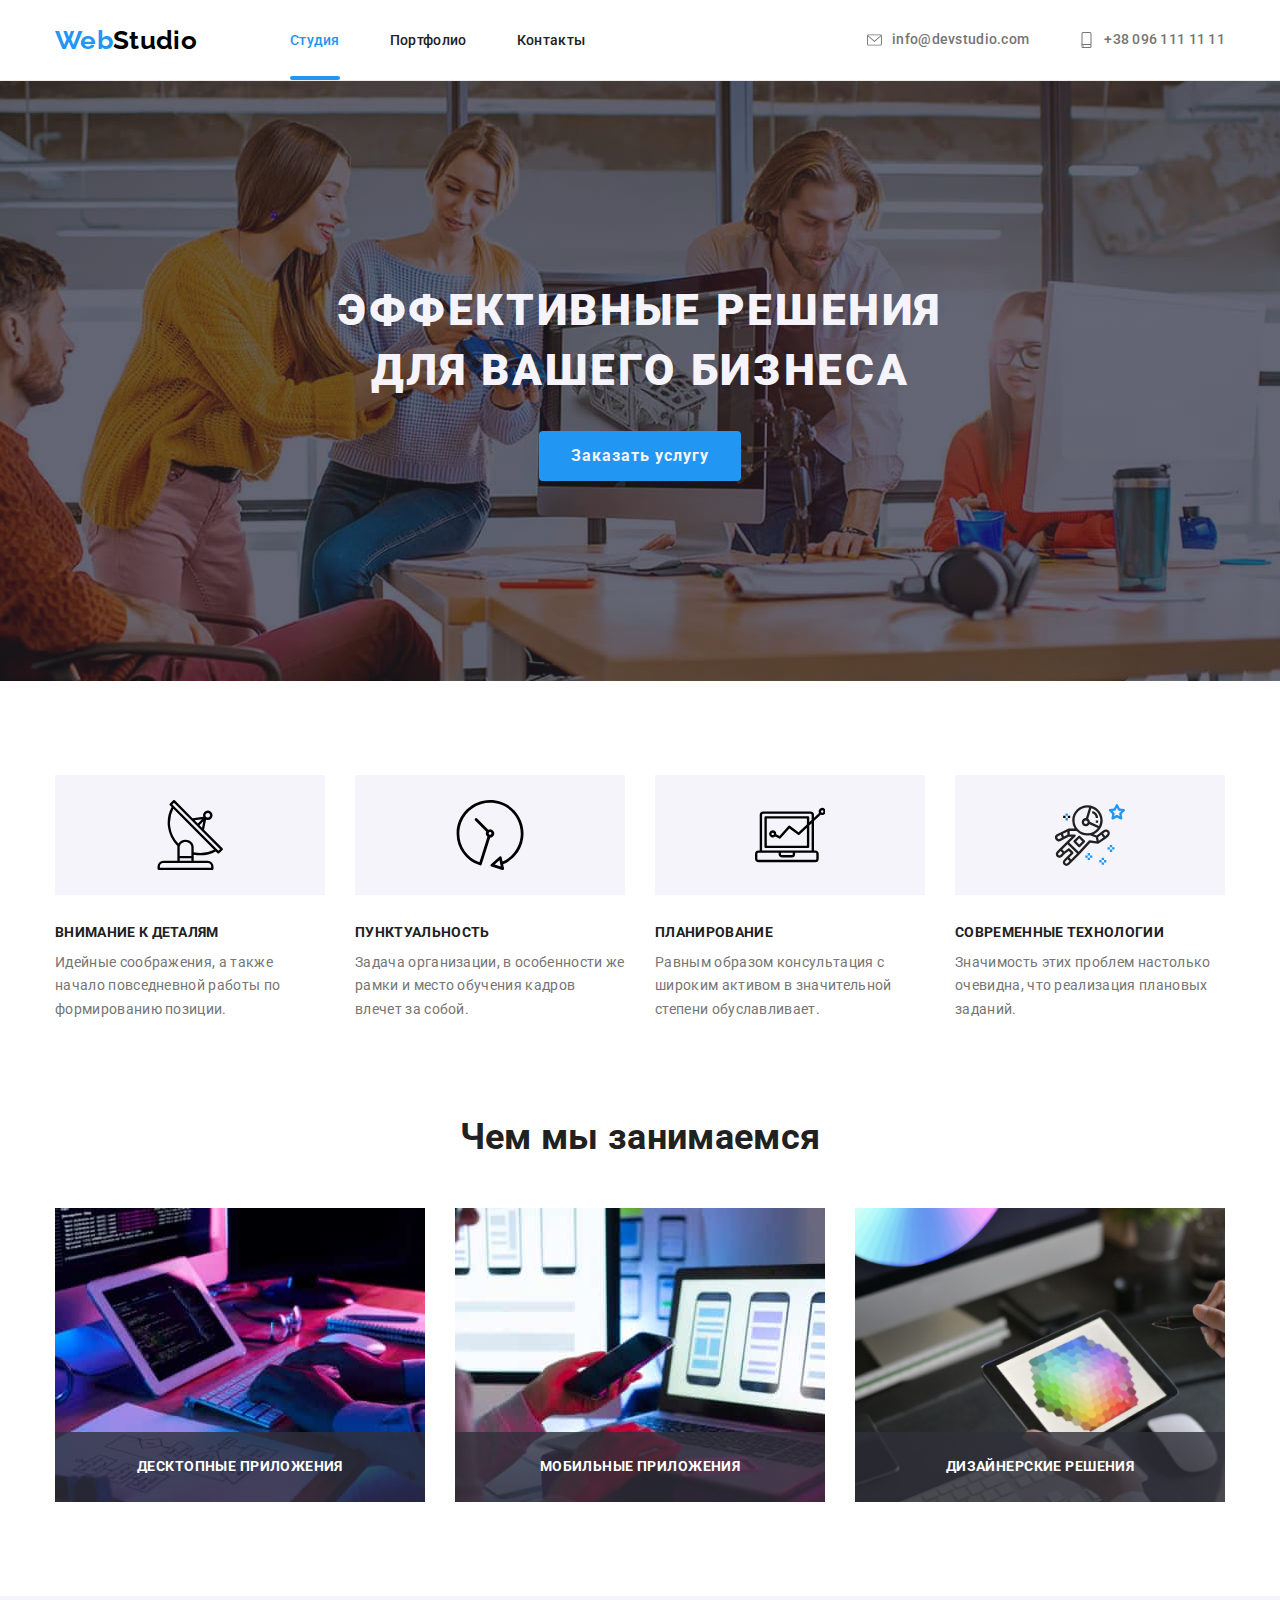
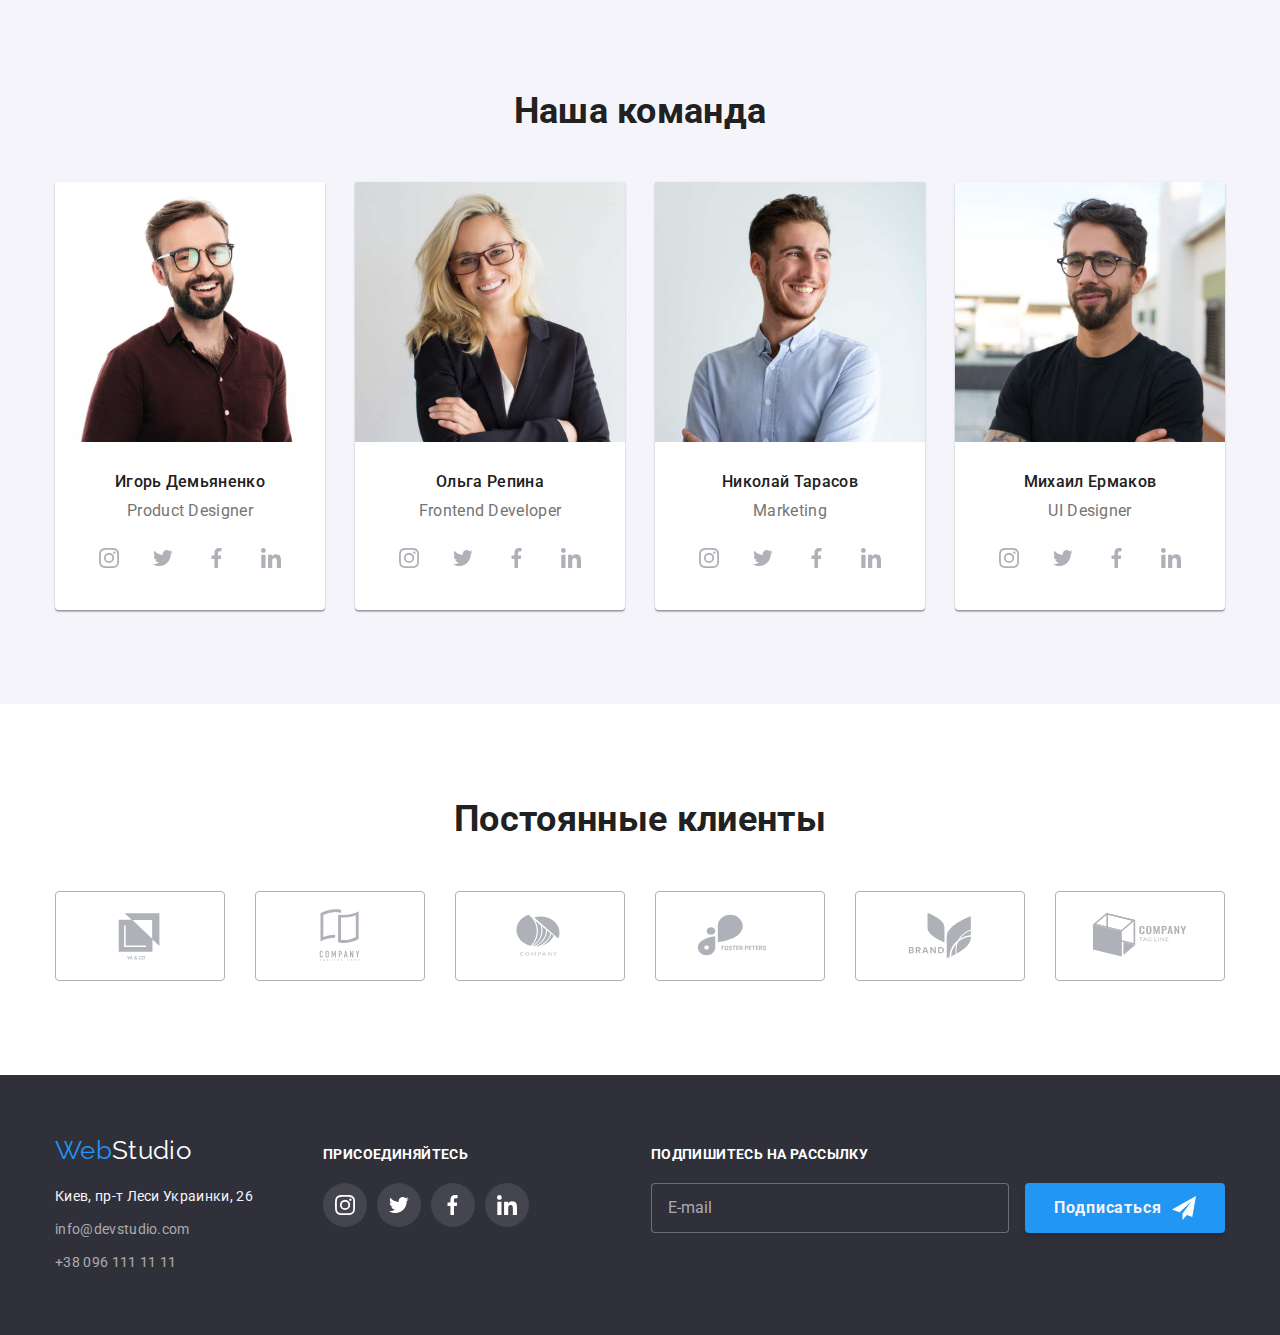
<file: index.html>
<!DOCTYPE html>
<html lang="ru">
<head>
    <meta charset="UTF-8">
    <meta http-equiv="X-UA-Compatible" content="IE=edge">
    <meta name="viewport" content="width=device-width, initial-scale=1.0">
    <title>Студия </title>   
<link rel="preconnect" href="https://fonts.googleapis.com">
<link rel="preconnect" href="https://fonts.gstatic.com" crossorigin>
<link href="https://fonts.googleapis.com/css2?family=Raleway:wght@700&family=Roboto:wght@400;500;700&display=swap"
    rel="stylesheet">
<link rel="stylesheet" href="https://cdnjs.cloudflare.com/ajax/libs/modern-normalize/1.1.0/modern-normalize.min.css">

 <link rel="stylesheet" href="./css/styles.min.css">
</head> 
<body> 
   
   <!--Шапка страницы-->
   
    <header class="header">
        <div class="container nav-flex">
  <nav class="nav"> 
        <a href="./index.html" class="logo">
        <span class="logo__part-logo">Web</span>Studio</a>
      <ul class="site-nav nav-heder">
          <li class="site-nav__list"><a href="./index.html" class="site-nav__link site-nav__link--current">Студия</a></li>    
          <li class="site-nav__list"><a href="./portfolio.html" class="site-nav__link">Портфолио</a></li>
          <li class="site-nav__list"><a href="compendium.html" class="site-nav__link">Контакты </a></li>
      </ul>
    </nav>
        <ul class="text">
    <li class="text__list"><a class="text__link" href="malito:info@devstudio.com">
                <svg class="text__header-icon">
                    <use href="./images/sprite.svg#icon-envelope" width="15" height="16px"></use>
                </svg>
                info@devstudio.com
             </a>
            </li>
            <li class="text__list"><a class="text__link" href="tel+380961111111">
                <svg class="text__header-icon">
                    <use href="./images/sprite.svg#icon-smartphone" width="15px" height="16px"></use>
                </svg>
                +38 096 111 11 11
            </a>
        </li>
        </ul>
    
    </div>
 </header> 
<main> 
            <!--Герой-->

    <section class="hero works">
        <div class="container">
    <h1 class="hero__title">Эффективные решения для вашего бизнеса</h1>
         <button class="hero__button" type="button" data-modal-open>Заказать услугу</button>
    </div>

    </section>
    <!--Задача организации-->
    <section class="section-benefits">
        <!-- <h2 class="">Преимущество</h2> -->
        <div class="container">
        <ul class="list-benefits">
            <li class="list-benefits__aside">
                <div class="pictures-icon">
                <svg class="pictures-icon__icon">
                <use href="./images/sprite.svg#icon-antena" width="70"  height="70"></use>
                </svg> 
                </div>  
                <h3>Внимание к деталям</h3>
                <p>Идейные соображения, а также начало повседневной работы по формированию позиции.</p>
            </li>
            <li class="list-benefits__aside">
                <div class="pictures-icon">
                    <svg class="pictures-icon__icon">
                        <use href="./images/sprite.svg#icon-chasy" width="70" height="70"></use>
                    </svg>
                </div>
                <h3>Пунктуальность</h3>
                <p>Задача организации, в особенности же рамки и место обучения кадров влечет за собой.</p>
            </li>
            <li class="list-benefits__aside">
                <div class="pictures-icon">
                    <svg class="pictures-icon__icon">
                        <use href="./images/sprite.svg#icon-noutbuk" width="70" height="70"></use>
                    </svg>
                </div>
                <h3>Планирование</h3>
                <p>Равным образом консультация с широким активом в значительной степени обуславливает.</p>
            </li>
            <li class="list-benefits__aside">
                <div class="pictures-icon">
                    <svg class="pictures-icon__icon">
                        <use href="./images/sprite.svg#icon-astronaut" width="70" height="70"></use>
                    </svg>
                </div>
                <h3>Современные технологии</h3>
                <p>Значимость этих проблем настолько очевидна, что реализация плановых заданий.</p>
               
            </li>
        </ul>
        </div>
    </section>
    <!--Чем мы занимаемся-->
    <section class="section-lessons">
        <div class="container">
        <h2 class="section-title indet-title">Чем мы занимаемся</h2>
        <ul class="list-activities">
             <li class="list-activities__item">
              <img src="./images/photo.jpg" width="370" height="294" alt=Програмирование >
               <p class="list-activities__text">Десктопные приложения</p>
            </li>
           <li class="list-activities__item">
             <img src="./images/photo1.jpg" width="370" height="294" alt=Оформление>
                <p class="list-activities__text">Мобильные приложения</p>
           </li>
           <li class="list-activities__item">
            <img src="./images/photo2).jpg" width="370" height="294" alt=Установка>
                <p class="list-activities__text">Дизайнерские решения</p>
            </li> 
        </ul>
        </div>
    </section>
    <!--Наша команда-->
    <section class="our-team">
     <div class="container">
        <h2 class="section-title indet-title" >Наша команда</h2>
        <ul class="list-command">
    <li class="list-command__list">
        <img src="./images/img3.jpg" width="270" height="260" alt="Игорь Демьяненко"/>
         <div class="list-staff">
        <h3  class="list-staff__name">Игорь Демьяненко</h3>
        <p>Product Designer</p>
        <ul class="list-media">
         <li class="list-media__list">
         <a class="list-media__link" href="">
         <svg class="list-media__icon">
          <use href="./images/sprite.svg#icon-instagram1" width="20px" height="20px"></use>
         </svg>
         </a>
        </li>
        <li class="list-media__list">
            <a class="list-media__link" href="">
              <svg class="list-media__icon">
            <use href="./images/sprite.svg#icon-tviter2" width="20px" height="20px"></use>
          </svg>
            </a>
            </li>
            <li class="list-media__list">
          <a class="list-media__link" href="">
            <svg class="list-media__icon">
             <use href="./images/sprite.svg#icon-facebook3" width="20px" height="20px"></use>
            </svg>
             </a>
            </li>
            <li class="list-media__list">
             <a class="list-media__link" href="">
             <svg class="list-media__icon">
             <use href="./images/sprite.svg#icon-linkedin4" width="20px" height="20px"></use>
            </svg>
            </a>
            </li>
        </ul>
         </div>  
    </li>
    <li class="list-command__list">
        <img src="./images/img4.jpg" width="270" height="260" alt="Ольга Репина"/>
        <div class="list-staff">
        <h3 class="list-staff__name">Ольга Репина</h3>
         <p>Frontend Developer</p>
         <ul class="list-media">
        <li class="list-media__list">
        <a class="list-media__link" href="">
        <svg class="list-media__icon">
        <use href="./images/sprite.svg#icon-instagram1" width="20px" height="20px"></use>
        </svg>
        </a>
        </li>
        <li class="list-media__list">
            <a class="list-media__link" href="">
            <svg class="list-media__icon">
        <use href="./images/sprite.svg#icon-tviter2" width="20px" height="20px"></use>
         </svg>
            </a>
        </li>
        <li class="list-media__list">
            <a class="list-media__link" href="">
            <svg class="list-media__icon">
        <use href="./images/sprite.svg#icon-facebook3" width="20px" height="20px"></use>
         </svg>
        </a>
        </li>
        <li class="list-media__list">
            <a class="list-media__link" href="">
            <svg class="list-media__icon">
         <use href="./images/sprite.svg#icon-linkedin4" width="20px" height="20px"></use>
         </svg>
        </a>
        </li>
        </ul>
        </div>
    </li>
     <li class="list-command__list">
         <img src="./images/img5.jpg" width="270" height="260" alt="Николай Тарасов"/> 
        <div class="list-staff">
        <h3 class="list-staff__name">Николай Тарасов</h3>
         <p>Marketing</p>
         <ul class="list-media">
            <li class="list-media__list">
            <a class="list-media__link" href="">
            <svg class="list-media__icon">
             <use href="./images/sprite.svg#icon-instagram1" width="20px" height="20px"></use>
        </svg>
            </a>
         </li>
         <li class="list-media__list">
            <a class="list-media__link" href="">
            <svg class="list-media__icon">
        <use href="./images/sprite.svg#icon-tviter2" width="20px" height="20px"></use>
        </svg>
         </a>
         </li>
         <li class="list-media__list">
            <a class="list-media__link" href="">
            <svg class="list-media__icon">
         <use href="./images/sprite.svg#icon-facebook3" width="20px" height="20px"></use>
         </svg>
         </a>
      </li>
      <li class="list-media__list">
        <a class="list-media__link" href="">
        <svg class="list-media__icon">
        <use href="./images/sprite.svg#icon-linkedin4" width="20px" height="20px"></use>
         </svg>
        </a>
       </li>
     </ul>
     </div>
    </li>
    <li class="list-command__list">
        <img src="./images/img6.jpg" width="270" height="260" alt="Михаил Ермаков"/>
    <div class="list-staff">
    <h3 class="list-staff__name">Михаил Ермаков</h3>
     <p>UI Designer</p>
     <ul class="list-media">
        <li class="list-media__list">
        <a class="list-media__link" href="">
        <svg class="list-media__icon">
    <use href="./images/sprite.svg#icon-instagram1" width="20px" height="20px"></use>
     </svg>
     </a>
    </li>
    <li class="list-media__list">
        <a class="list-media__link" href="">
        <svg class="list-media__icon">
    <use href="./images/sprite.svg#icon-tviter2" width="20px" height="20px"></use>
    </svg>
    </a>
     </li>
     <li class="list-media__list">
        <a class="list-media__link" href="">
        <svg class="list-media__icon">
     <use href="./images/sprite.svg#icon-facebook3" width="20px" height="20px"></use>
      </svg>
     </a>
      </li>
      <li class="list-media__list">
        <a class="list-media__link" href="">
        <svg class="list-media__icon">
    <use href="./images/sprite.svg#icon-linkedin4" width="20px" height="20px"></use>
    </svg>
     </a>
    </li>
    </ul>
     </div>
    </li> 
    </ul>  
  </div>
    </section>
    <section class="section-clients">
    <div class="container">
        <h2 class="clients-constant ">Постоянные клиенты</h2>
         <ul class="clients list">
            <li class="clients__list">
             <a class="clients__link" href="">
            <svg class="clients__icon">
            <use href="./images/sprite.svg#icon-yaco1" width="106" height="60"></use>
            </svg>
            </a>
             </li>
             <li class="clients__list">
                <a class="clients__link" href="">
               <svg class="clients__icon">
            <use href="./images/sprite.svg#icon-naglinehere2" width="106" height="60"></use>
           </svg>
             </a>
            </li>
            <li class="clients__list">
                <a class="clients__link" href="">
               <svg class="clients__icon">
            <use href="./images/sprite.svg#icon-company3" width="106" height="60"></use>
            </svg>
            </a>
            </li>
            <li class="clients__list">
                <a class="clients__link" href="">
               <svg class="clients__icon">
            <use href="./images/sprite.svg#icon-fosterpeters4" width="106" height="60"></use>
            </svg>
            </a>
            </li>
            <li class="clients__list">
                <a class="clients__link" href="">
               <svg class="clients__icon">
             <use href="./images/sprite.svg#icon-brand5" width="106" height="60"></use>
            </svg>
            </a>
            </li>
            <li class="clients__list">
                <a class="clients__link" href="">
               <svg class="clients__icon">
            <use href="./images/sprite.svg#icon-tagline6" width="106" height="60"></use>
            </svg>
            </a>
            </li>
         </ul>
        </div>
    </section>
   <!--Подвал-->
    <footer class="section-footer">
    <div class="container">
        <div class="footer-link">
        <a href="./index.html" class="footer-logo">
    <span class="part-logo">Web</span>Studio</a>
      <address class="active works">
    <ul class="active__address">
     <li>  Киев, пр-т Леси Украинки, 26</li>
     </ul>
    <ul class="link-list">
     <li><a class="link-list__link" href="malito:info@devstudio.com">info@devstudio.com</a></li>
    <li><a class="link-list__link" href="tel+380961111111">+38 096 111 11 11</a></li>
   </ul>
    </address>
</div>
    <div class="footer">
    <p class="join-footer">присоединяйтесь</p>
    <ul class="foorer-contacts footer-text">
    <li class="foorer-contacts__list">
    <a class="foorer-contacts__link" href="">
    <svg class="foorer-contacts__icon">
        <use href="./images/sprite.svg#icon-instagram1" width="20px" height="20px"></use>
    </svg>
    </a>
  </li>
  <li class="foorer-contacts__list">
    <a class="foorer-contacts__link" href="">
    <svg class="foorer-contacts__icon">
  <use href="./images/sprite.svg#icon-tviter2" width="20px" height="20px"></use>
 </svg>
 </a>
</li>
<li class="foorer-contacts__list">
    <a class="foorer-contacts__link" href="">
    <svg class="foorer-contacts__icon">
<use href="./images/sprite.svg#icon-facebook3" width="20px" height="20px"></use>
</svg>
</a>
</li>
<li class="foorer-contacts__list">
    <a class="foorer-contacts__link" href="">
    <svg class="foorer-contacts__icon">
 <use href="./images/sprite.svg#icon-linkedin4" width="20px" height="20px"></use>
</svg>
 </a>
</li>
    </ul>
</div>
<div class="footer-mailing">
    <p class="title-mailing">Подпишитесь на рассылку</p>
    <form class="footer-mailing__form">
    <label class="footer-mailing__leibel" for="contact-email"></label>
    <input class="footer-mailing__input" id="contact-email" placeholder="E-mail" type="email">
    <button class="footer-mailing__button" type="button">Подписаться</button> 
    </form>
</div>
</div>
    </footer>
   </main>
   <div class="hero-backdrop is-hidden" data-modal>
    <div class="hero-modal">
    <button type="button" class="close-button" data-modal-close>
    <svg class="modal-icon">
        <use href="./images/sprite.svg#icon-close-black11"></use>
   </svg>
</button>

 <form class="form" action="#" autocomplete="off" novalidate>
      <span class="form-title">Оставьте свои данные, мы вам перезвоним</span>
     <div class="form__class-position list-top">
     <label class="form__class-label" for="name" > Имя</label>
     <input class="form__class-input current" id="name" type="text">
    <svg class="form__icon" >
    <use href="./images/sprite.svg#icon-person-black-18dp-1-1" width="18px" height="18px"></use>
    </svg>
</div>
<div class="form__class-position">
    <label class="form__class-label" for="contact-tel">Телефон</label>
    <input class="form__class-input" id="contact-tel" type="tel">
    <svg class="form__icon">
        <use href="./images/sprite.svg#icon-phone-black-18dp-1-1" width="18px" height="18px"></use>
    </svg>
</div>
<div class="form__class-position">
    <label class="form__class-label" for="contact-email">Почта</label>
    <input class="form__class-input" id="contact-email" type="email">
    <svg class="form__icon">
        <use href="./images/sprite.svg#icon-email-black-18dp-1-1" width="18px" height="18px"></use>
    </svg>
</div>
<div class="form__class-position">
 <label class="comment__label" for="comment">Комментарий</label>
<textarea class="form__class-input form__class-comment" name="comment" id="comment" placeholder="Введите текст"></textarea>
</div>
<div class="class-checkbox">
<label class="form-checkbox" for="form-checkbox">
<input class="input-checkbox" id="form-checkbox" type="checkbox">
<span class="checkbox-icon"></span>
Соглашаюсь с рассылкой и принимаю <a class="form-link" href=""> Условия договора</a>

</label>
</div>
<button class="button-modal" type="button">Отправить</button>
</form>
    </div>
   </div>
   <script src="./js/modal.js"></script>
  </body>
 </html>
</file>
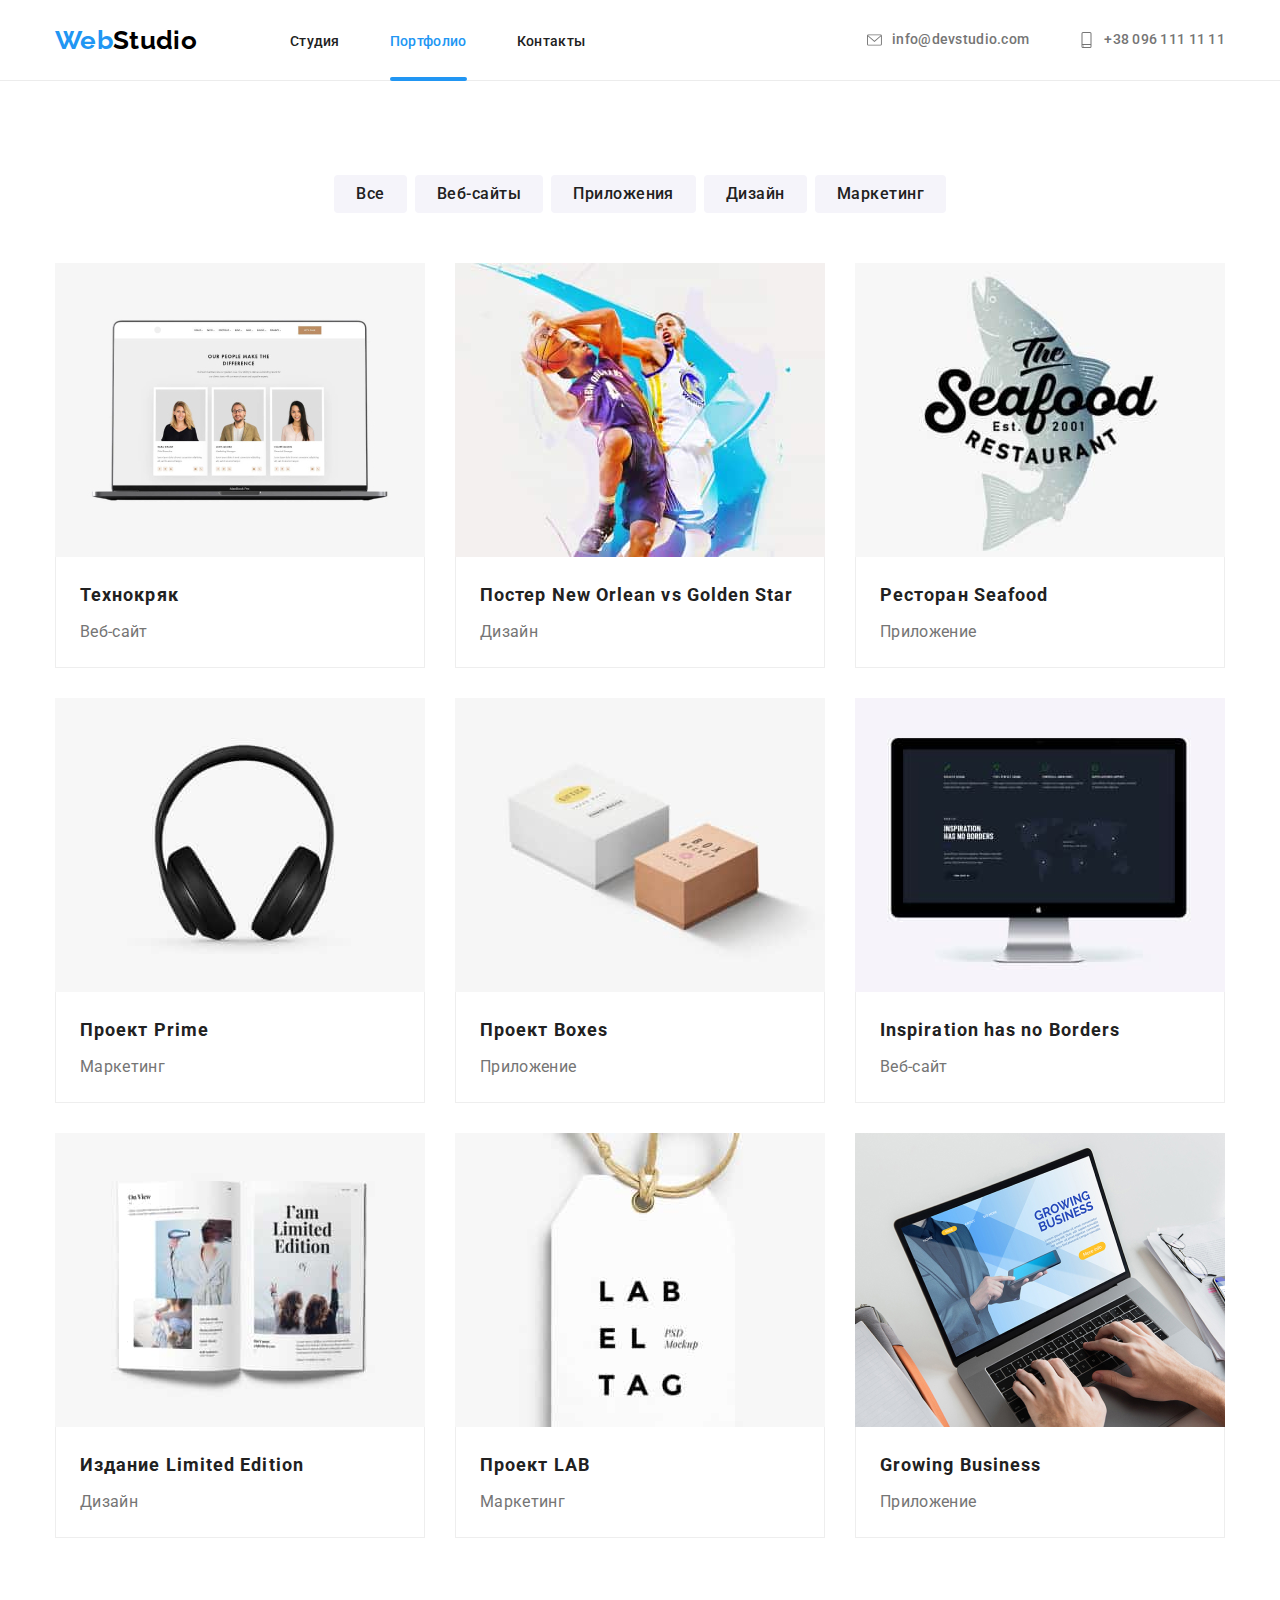
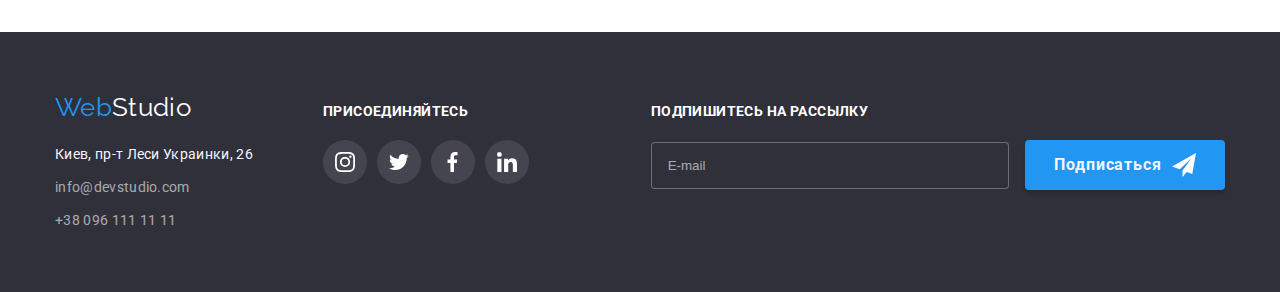
<file: portfolio.html>
<!DOCTYPE html>
<html lang="ru">
<head>
    <meta charset="UTF-8">
    <meta http-equiv="X-UA-Compatible" content="IE=edge">
    <meta name="viewport" content="width=device-width, initial-scale=1.0">
    <title>Портфолио</title>

    <link rel="preconnect" href="https://fonts.googleapis.com">
    <link rel="preconnect" href="https://fonts.gstatic.com" crossorigin>
    <link href="https://fonts.googleapis.com/css2?family=Raleway:wght@700&family=Roboto:wght@400;500;700&display=swap"
        rel="stylesheet">

    <link rel="stylesheet" href="./css/styles.min.css">
  </head> 
  <body>
    <header class="header">
      <div class="container nav-flex">
<nav class="nav"> 
      <a href="./index.html" class="logo">
      <span class="logo__part-logo">Web</span>Studio</a>
    <ul class="site-nav nav-heder">
        <li class="site-nav__list"><a href="./index.html" class="site-nav__link ">Студия</a></li>    
        <li class="site-nav__list"><a href="./portfolio.html" class="site-nav__link site-nav__link--current">Портфолио</a></li>
        <li class="site-nav__list"><a href="compendium.html" class="site-nav__link">Контакты </a></li>
    </ul>
  </nav>
      <ul class="text">
  <li class="text__list"><a class="text__link" href="malito:info@devstudio.com">
              <svg class="text__header-icon">
                  <use href="./images/sprite.svg#icon-envelope" width="15" height="16px"></use>
              </svg>
              info@devstudio.com
           </a>
          </li>
          <li class="text__list"><a class="text__link" href="tel+380961111111">
              <svg class="text__header-icon">
                  <use href="./images/sprite.svg#icon-smartphone" width="15px" height="16px"></use>
              </svg>
              +38 096 111 11 11
          </a>
      </li>
      </ul>
  
  </div>
</header> 
  <main>
<section class="title-text">
    <div class="container">
       
     <ul class="text-list list">
        <li class="text-list__btn"><button type="button" class="blockquote-button">Все</button></li>
        <li class="text-list__btn"><button type="button" class="blockquote-button">Веб-сайты</button></li>
        <li class="text-list__btn"><button type="button" class="blockquote-button">Приложения</button></li>
        <li class="text-list__btn"><button type="button" class="blockquote-button">Дизайн</button></li>
        <li class="text-list__btn"><button type="button" class="blockquote-button">Маркетинг</button></li>
     </ul>
    <!-- список -->
   
        <ul class="projects list projects-portfolio">
         <li class="projects__list">
          <div class="projects__backdrop">
          <a class="projects__link" href="./index.html">
           
          <img src="./images/photo11.jpg" width="370" height="294" alt="Сотрудники"/>
          <div class="projects__modal">
          <p class="projects__text">Ресурс предлагает комплексные предложения с разным уровнем функционала и сервисов. Все это позволит посетителю получить
          исчерпывающие сведения о компании или частном лице.</p>
          </div>
          </div>
        <div class="projects__main">
          <h2 class="projects__headline">Технокряк</h2>

         <p class="projects__title">Веб-сайт</p>

        </a>
        </div>
          
         </li>
         <li class="projects__list">
          <div class="projects__backdrop">
          <a class="projects__link" href="./index.html">
            
         <img src="./images/photo22.jpg " alt="Постер" width="370" height="294"/>
         <div class="projects__modal">
          <p class="projects__text">Ресурс предлагает комплексные предложения с разным уровнем функционала и сервисов. Все это позволит посетителю получить
          исчерпывающие сведения о компании или частном лице.</p>
          </div>
        </div>
        <div class="projects__main">
         <h2 class="projects__headline">Постер New Orlean vs Golden Star</h2>
        <p class="projects__title">Дизайн</p>
        </a>
        </div>
         
        </li>
        <li class="projects__list">
          <div class="projects__backdrop">
          <a class="projects__link" href="./index.html">
           
         <img src="./images/photo33.jpg" width="370" height="294" alt="Ресторан">
         <div class="projects__modal">
          <p class="projects__text">Ресурс предлагает комплексные предложения с разным уровнем функционала и сервисов. Все это позволит посетителю получить
          исчерпывающие сведения о компании или частном лице.</p>
          </div>
        </div>
        <div class="projects__main">
        <h2 class="projects__headline">Ресторан Seafood</h2>
        <p class="projects__title">Приложение</p>
        </a>
        </div>
        
     </li>
     <li class="projects__list">
      <div class="projects__backdrop">
      <a class="projects__link" href="./index.html">
           
         <img src="./images/photo44.jpg" width="370" height="294" alt="Наушники">
         <div class="projects__modal">
          <p class="projects__text">Ресурс предлагает комплексные предложения с разным уровнем функционала и сервисов. Все это позволит посетителю получить
          исчерпывающие сведения о компании или частном лице.</p>
          </div>
          </div>
        <div class="projects__main">
        <h2 class="projects__headline">Проект Prime</h2>
         <p class="projects__title">Маркетинг</p>
        </a>
        </div>
          
     </li>
     <li class="projects__list">
      <div class="projects__backdrop">
      <a class="projects__link" href="./index.html">
        <img c src="./images/photo55.jpg" width="370" height="294" alt="Коробки">
        <div class="projects__modal">
          <p class="projects__text">Ресурс предлагает комплексные предложения с разным уровнем функционала и сервисов. Все это позволит посетителю получить
          исчерпывающие сведения о компании или частном лице.</p>
          </div>
          </div>
        <div class="projects__main">
        <h2 class="projects__headline">Проект Boxes</h2>
        <p class="projects__title">Приложение</p>
        </a>
        </div>
       
     </li>
     <li class="projects__list">
      <div class="projects__backdrop">
      <a class="projects__link" href="./index.html">
            
          <img src="./images/photo66.jpg" width="370" height="294" alt="Монитор">
          <div class="projects__modal">
            <p class="projects__text">Ресурс предлагает комплексные предложения с разным уровнем функционала и сервисов. Все это позволит посетителю получить
            исчерпывающие сведения о компании или частном лице.</p>
            </div>
          </div>
        <div class="projects__main">
          <h2 class="projects__headline">Inspiration has no Borders</h2>
          <p class="projects__title">Веб-сайт</p>
          </a>
        </div>
          
     </li>
     <li class="projects__list">
      <div class="projects__backdrop">
      <a class="projects__link" href="./index.html">
        <img src="./images/photo77.jpg"  width="370" height="294" alt="Журнал">
        <div class="projects__modal">
          <p class="projects__text">Ресурс предлагает комплексные предложения с разным уровнем функционала и сервисов. Все это позволит посетителю получить
          исчерпывающие сведения о компании или частном лице.</p>
          </div>
          </div>
        <div class="projects__main">
        <h2 class="projects__headline">Издание Limited Edition</h2>
         <p class="projects__title">Дизайн</p>
          </a>
        </div>
        
       </li>
       <li class="projects__list">
        <div class="projects__backdrop">
        <a class="projects__link" href="./index.html">
          
        <img src="./images/photo88.jpg" width="370" height="294" alt="Брелок">
        <div class="projects__modal">
          <p class="projects__text">Ресурс предлагает комплексные предложения с разным уровнем функционала и сервисов. Все это позволит посетителю получить
          исчерпывающие сведения о компании или частном лице.</p>
          </div>
          </div>
        <div class="projects__main">
        <h2 class="projects__headline">Проект LAB</h2>
           <p class="projects__title">Маркетинг</p>
          </a>
        </div>
        
     </li>
     <li class="projects__list">
      <div class="projects__backdrop">
      <a class="projects__link" href="./index.html">
           
         <img src="./images/photo99.jpg" width="370" height="294" alt="Ноутбук">
         <div class="projects__modal">
          <p class="projects__text">Ресурс предлагает комплексные предложения с разным уровнем функционала и сервисов. Все это позволит посетителю получить
          исчерпывающие сведения о компании или частном лице.</p>
          </div>
          </div>
        <div class="projects__main">
         <h2 class="projects__headline">Growing Business</h2>
         <p class="projects__title">Приложение</p>
        </a>
        </div>
          
        </li>
       </ul>
    </div>
        </section>
    </main>
    <!--Подвал-->
    <footer class="section-footer">
      <div class="container">
        <div class="footer-link">
          <a href="./index.html" class="footer-logo">
      <span class="part-logo">Web</span>Studio</a>
        <address class="active works">
      <ul class="active__address">
       <li>  Киев, пр-т Леси Украинки, 26</li>
       </ul>
      <ul class="link-list">
       <li><a class="link-list__link" href="malito:info@devstudio.com">info@devstudio.com</a></li>
      <li><a class="link-list__link" href="tel+380961111111">+38 096 111 11 11</a></li>
     </ul>
      </address>
  </div>
<div class="footer">
  <p class="join-footer">присоединяйтесь</p>
  <ul class="foorer-contacts footer-text">
  <li class="foorer-contacts__list">
  <a class="foorer-contacts__link" href="">
  <svg class="foorer-contacts__icon">
      <use href="./images/sprite.svg#icon-instagram1" width="20px" height="20px"></use>
  </svg>
  </a>
</li>
<li class="foorer-contacts__list">
  <a class="foorer-contacts__link" href="">
  <svg class="foorer-contacts__icon">
<use href="./images/sprite.svg#icon-tviter2" width="20px" height="20px"></use>
</svg>
</a>
</li>
<li class="foorer-contacts__list">
  <a class="foorer-contacts__link" href="">
  <svg class="foorer-contacts__icon">
<use href="./images/sprite.svg#icon-facebook3" width="20px" height="20px"></use>
</svg>
</a>
</li>
<li class="foorer-contacts__list">
  <a class="foorer-contacts__link" href="">
  <svg class="foorer-contacts__icon">
<use href="./images/sprite.svg#icon-linkedin4" width="20px" height="20px"></use>
</svg>
</a>
</li>
  </ul>
</div>
<div class="footer-mailing">
  <p class="title-mailing">Подпишитесь на рассылку</p>
  <form class="footer-mailing__form">
  <label class="footer-mailing__leibel" for="contact-email"></label>
  <input class="footer-mailing__input" id="contact-email" placeholder="E-mail" type="email">
  <button class="footer-mailing__button" type="button">Подписаться</button> 
  </form>
</div>
</div>
    </footer>
  </body>
</html>
</file>
<file: css/styles.min.css>
.visually-hidden{position:absolute;width:1px;height:1px;margin:-1px;border:0;padding:0;white-space:nowrap;clip-path:inset(100%);clip:rect(0 0 0 0);overflow:hidden}:root{--primary-text-color: #212121;--title-text-paragraph: #757575;--accent-color: #2196F3;--primary-bg-color:#E5E5E5;--logo-nav-color:#000000;--logo-footer-color:#FFFFFF;--address-footer-color:#F5F4FA;--h1-color:#2F303A;--cube-color:cubic-bezier(0.4, 0, 0.2, 1);--form-input-color:rgba(33, 33, 33, 0.2)}.header{background-color:#fff;border-bottom:1px solid #ececec}.nav-flex{display:flex}.nav-flex .nav{align-items:center;display:flex}.logo{color:#000;font-family:Raleway,sans-serif;font-weight:700;font-size:26px;line-height:1.19;font-size:normal;text-decoration:none;font-style:normal}.logo__part-logo{color:#2196f3}.site-nav{display:flex;margin-left:93px}.site-nav__list+.site-nav__list{margin-left:50px}.site-nav__link{position:relative;padding-top:32px;padding-bottom:32px;color:#212121;font-weight:500;font-size:14px;line-height:1.14;text-decoration:none;transition-duration:color 250ms cubic-bezier(0.4, 0, 0.2, 1)}.site-nav__link--current::after{position:absolute;content:"";display:block;height:4px;border-radius:2px;width:100%;left:0;bottom:0;background-color:#2196f3}.site-nav__link--current{color:#2196f3}.site-nav__link:hover,.site-nav__link:focus{color:#2196f3}.nav-heder{margin-left:93px}.text{display:flex;margin-left:auto}.text__list+.text__list{margin-left:50px}.text__link{align-items:center;display:inline-flex;color:#757575;padding-top:32px;padding-bottom:32px;font-weight:500;font-size:14px;line-height:1.14px;letter-spacing:.02em;text-decoration:none}.text__header-icon:hover,.text__header-icon:focus,.text__link:hover,.text__link:focus{color:#2196f3;fill:#2196f3}.text__header-icon{fill:currentColor}.text__header-icon{width:15px;height:16px;margin-right:10px}.hero{text-align:center;background-color:#2f303a;padding-top:200px;padding-bottom:200px;background-image:linear-gradient(to left, rgba(47, 48, 58, 0.4), rgba(47, 48, 58, 0.4)),url(../images/Img\ hero.jpg);background-repeat:no-repeat;background-size:cover;background-position:center}.hero__title{max-width:1600px;text-transform:uppercase;margin-top:0;margin:0 auto;margin-bottom:30px;color:#f5f4fa;width:696px;font-weight:900;font-size:44px;line-height:1.36;text-transform:uppercase;text-align:center;letter-spacing:.06em}.hero__button{display:inline-block;border-radius:4px;padding:10px 32px;min-width:200px;color:#f5f4fa;background-color:#2196f3;font-weight:700;font-size:16px;line-height:30px;letter-spacing:.06em;border:none}.hero__button:hover,.hero__button:focus{background-color:#188ce8}.section-benefits{padding-top:94px}.list-benefits{display:flex}.list-benefits__aside{width:270px}.list-benefits__aside+.list-benefits__aside{margin-left:30px}.list-benefits p{margin-top:0;margin-bottom:0;color:#757575;font-weight:400;font-size:14px;line-height:1.7}.list-benefits h3{margin-top:0;margin-bottom:10px;color:var(--primary-text-color);font-weight:700;font-size:14px;line-height:1.14;text-transform:uppercase}.pictures-icon{display:flex;background-color:#f5f4fa;width:270px;height:120px;align-items:center;justify-content:center;margin-bottom:30px;padding:0}.pictures-icon__icon{position:absolute;width:70px;height:70px;color:#212121}.pictures-icon__icon:hover,.pictures-icon__icon:focus{fill:#000}.section-lessons{padding-top:94px;padding-bottom:94px}.section-title{margin-top:0;color:#212121;font-weight:700;font-size:36px;line-height:1.17}.indet-title{margin-bottom:50px;text-align:center}.list-activities{display:flex;text-align:center}.list-activities__item{position:relative;display:inline-block}.list-activities__item+.list-activities__item{margin-left:30px}.list-activities__text{color:#fff;font-weight:700;font-size:14px;line-height:1.14;display:flex;height:70px;justify-content:center;align-items:center;letter-spacing:.03em;text-transform:uppercase;position:absolute;width:100%;background:rgba(47,48,58,.8);top:76%}.our-team{background-color:#f5f4fa;padding-bottom:94px;padding-top:94px}.list-command{margin:0;padding:0;list-style:none;display:flex;justify-content:space-between}.list-command__list{background:#fff;box-shadow:0px 1px 3px rgba(0,0,0,.12),0px 1px 1px rgba(0,0,0,.14),0px 2px 1px rgba(0,0,0,.2);border-radius:0px 0px 4px 4px}.list-command__list .list-staff__name{margin-top:0;text-align:center;color:#212121;margin-bottom:0;font-weight:500;font-size:16px;line-height:1.2}.list-command p{text-align:center;margin-top:10px;margin-bottom:0;color:#757575;font-size:16px;line-height:1.19}.list-staff{padding:30px 32px}.list-media{display:flex;justify-content:space-between;margin-top:16px;align-items:center}.list-media__list{width:44px;height:44px}.list-media__link{width:44px;height:44px;border-radius:50%;fill:#afb1b8;display:block;transition:background-color 250ms cubic-bezier(0.4, 0, 0.2, 1)}.list-media__link:hover,.list-media__link:focus{background-color:#2196f3;fill:var(--logo-footer-color)}.list-media__icon{margin:12px 0 0 12px;text-align:center;justify-content:center;width:20px;height:20px}.section-clients{background-color:#fff;padding-top:94px;padding-bottom:94px}.clients-constant{margin-top:0;padding:0;justify-content:center;margin-bottom:50px;font-weight:700;font-size:36px;line-height:1.17;text-align:center}.clients{display:flex;align-items:center;justify-content:center;padding:0;margin:0;text-decoration:none;list-style:none}.clients__list+.clients__list{margin-left:30px}.clients__link{width:170px;height:90px;display:flex;justify-content:center;align-items:center;color:#afb1b8;border-radius:4px;border:1px solid #afb1b8;transition:border 250ms cubic-bezier(0.4, 0, 0.2, 1),color 250ms cubic-bezier(0.4, 0, 0.2, 1)}.clients__link:hover,.clients__link:focus{color:#2196f3;border-color:#2196f3}.clients__icon{position:absolute;width:106px;height:60px;fill:currentColor;transition:fill 250ms cubic-bezier(0.4, 0, 0.2, 1),color 250ms cubic-bezier(0.4, 0, 0.2, 1)}.clients__icon:hover,.clients__icon:focus{fill:#2196f3;fill:currentColor}.section-footer{padding-top:60px;padding-bottom:60px;background-color:#2f303a}.section-footer .container{display:flex;align-items:baseline}.footer-logo{margin-bottom:20px;display:block;color:var(--logo-footer-color);font-family:Raleway,sans-serif;font-size:26px;line-height:1.19;font-size:normal;text-decoration:none;padding:0}.part-logo{color:var(--accent-color)}.active{font-style:normal}.active__address{flex-direction:column;font-style:normal;margin-bottom:9px;color:var(--address-footer-color);font-family:Roboto,normal;font-size:14px;line-height:1.71}.active__address>li:hover,.active__address>li:focus{color:#2196f3}.active__address>li:not(:last-child){display:block}.link-list__link{color:rgba(255,255,255,.6);font-style:normal;font-weight:400;font-size:14px;line-height:1.71;text-decoration:none}.link-list__link:hover,.link-list__link:focus{color:#2196f3}.link-list>li:not(:last-child){display:block;margin-bottom:9px}.footer{margin-left:70px;width:206px}.join-footer{font-weight:700;font-size:14px;line-height:1.14;letter-spacing:.03em;text-transform:uppercase;margin-bottom:20px;color:var(--logo-footer-color)}.footer-text{display:flex;justify-content:space-between}.foorer-contacts__list{width:44px;height:44px}.foorer-contacts__link{width:44px;height:44px;border-radius:50%;background:rgba(255,255,255,.1);display:block;transition:background-color 250ms cubic-bezier(0.4, 0, 0.2, 1)}.foorer-contacts__link:hover,.foorer-contacts__link:focus{background-color:var(--accent-color)}.foorer-contacts__icon{width:20px;height:20px;margin:12px 0 0 12px;fill:var(--logo-footer-color)}.footer-mailing{margin-left:auto}.footer-mailing__leibel{font-weight:400;font-size:16px;line-height:1.25;display:flex;align-items:center;letter-spacing:.03em;color:rgba(255,255,255,.6)}.footer-mailing__leibel{font-weight:400;font-size:16px;line-height:1.25;display:flex;align-items:center;letter-spacing:.03em;color:rgba(255,255,255,.6)}.footer-mailing__input{margin:0;width:358px;padding:15px 16px;outline:none;border-radius:4px;border:1px solid rgba(255,255,255,.3);background:var(--h1-color);color:#fff}.footer-mailing__input::placeholder{color:rgba(255,255,255,.6)}.footer-mailing__button{display:inline-flex;align-items:center;justify-content:center;margin:0;border-radius:4px;width:200px;padding:0;margin-left:12px;height:50px;color:var(--address-footer-color);box-shadow:0px 4px 4px rgba(0,0,0,.15);background-color:var(--accent-color);font-family:"Roboto";font-style:normal;font-weight:700;font-size:16px;line-height:1.87;letter-spacing:.06em;border:none}.footer-mailing__button::after{content:"";margin-left:10px;width:24px;height:24px;background-image:url(../../images/icon\ \ telegram.svg)}.title-mailing{font-weight:700;font-size:14px;line-height:1.14;letter-spacing:.03em;text-transform:uppercase;margin-bottom:20px;color:var(--logo-footer-color)}.hero-backdrop{position:fixed;top:0;left:0;width:100vw;height:100vh;background-color:rgba(0,0,0,.2);top:0;transition:opacity 250ms cubic-bezier(0.4, 0, 0.2, 1),visibility 250ms cubic-bezier(0.4, 0, 0.2, 1)}.hero-modal{position:absolute;top:50%;left:50%;transform:translate(-50%, -50%);height:581px;width:528px;background:#fff;box-shadow:0px 1px 3px rgba(0,0,0,.12),0px 1px 1px rgba(0,0,0,.14),0px 2px 1px rgba(0,0,0,.2);border-radius:4px;transition:transform 250ms cubic-bezier(0.4, 0, 0.2, 1)}.hero-backdrop.is-hidden{opacity:0;pointer-events:none}.close-button{position:absolute;display:flex;align-items:center;justify-content:center;right:8px;top:8px;background-color:rgba(0,0,0,0);border-radius:50%;width:30px;height:30px;border:1px solid rgba(0,0,0,.1)}.modal-icon:hover,.modal-icon:focus{fill:#2196f3;border-color:#2196f3;border:none}.form{width:528px;padding:40px;margin-left:auto;margin-left:auto}.form__class-position{position:relative;display:flex;flex-direction:column;margin-bottom:10px}.form__class-input{margin:0;width:100%;padding:10px 40px;background:#fff;border-radius:4px;border:1px solid rgba(33,33,33,.2);transition:border-color 250ms cubic-bezier(0.4, 0, 0.2, 1)}.form__icon{position:absolute;top:55%;left:15px;transition:fill 250ms cubic-bezier(0.4, 0, 0.2, 1)}.form__class-input:hover,.form__class-input:focus{border-color:#2196f3;outline:none}.form__class-input:hover~.form__icon,.form__class-input:focus~.form__icon{fill:#2196f3}.form__class-comment{height:120px;padding:12px 16px;resize:none;font-size:12px;line-height:14px;letter-spacing:.01em;color:rgba(117,117,117,.5)}.form__class-label,.comment__label{font-weight:400;font-size:12px;line-height:14px;margin-bottom:4px;color:#757575}.form-title{font-weight:700;font-size:20px;line-height:1.15;text-align:center;letter-spacing:.03em}.list-top{margin-top:12px}.class-checkbox{margin-top:25px;margin-bottom:25px;padding-left:14px}.form-checkbox{display:flex;align-items:center;font-size:14px;line-height:24px;letter-spacing:.03em;color:#757575}.input-checkbox{position:absolute;width:1px;height:1px;margin:-1px;padding:0;overflow:hidden;border:0;clip:rect(0 0 0 0)}.input-checkbox:checked+.checkbox-icon{background-image:url(../images/like-icon.svg);background-color:#2196f3;background-position:center;border-color:#2196f3}.checkbox-icon{display:inline-block;width:16px;height:15px;border-radius:2px;border:solid #212121;background-color:#fff;margin-right:8px}.form-link{color:#2196f3;margin-left:3px}.button-modal{display:flex;align-items:center;justify-content:center;text-align:center;margin:0 auto;border-radius:4px;width:200px;height:50px;color:#f5f4fa;background-color:#2196f3;font-weight:700;font-size:16px;line-height:30px;letter-spacing:.06em;border:none}.title-text{background-color:#fff;padding-bottom:94px;padding-top:94px;display:block;max-width:100%;height:auto}.text-list{margin-bottom:50px;justify-content:center;display:flex}.text-list__btn .blockquote-button{color:#212121;background-color:#f5f4fa;font-weight:500;font-size:16px;line-height:26px;letter-spacing:.03em}.text-list__btn .blockquote-button:hover,.text-list__btn .blockquote-button:focus{color:var(--logo-footer-color);background-color:#2196f3}.text-list__btn:not(:last-child){margin-right:8px}.text-list.item:not(:last-child){margin-right:8px}.blockquote-button{min-width:73px;padding:6px 22px;border:none;border-radius:4px;font-family:inherit;font-weight:500;font-size:16px;line-height:1.62;text-align:center;letter-spacing:.03em}.projects-portfolio{display:flex;flex-wrap:wrap;margin:-15px}.projects__list{margin:15px}.projects .projects__backdrop{position:relative;overflow:hidden}.projects__link{text-decoration:none;list-style:none;display:block}.projects__link img{display:block;max-width:100%;height:auto}.projects__modal{position:absolute;display:inline-block;width:100%;height:100%;top:0;left:0;transform:translateY(101%);transition:transform 250ms cubic-bezier(0.4, 0, 0.2, 1);background-color:rgba(33,150,243,.9)}.projects__list:hover .projects__modal,.projects__list:focus .projects__modal{transform:translateY(0)}.projects__text{position:absolute;padding:63px 24px;font-size:18px;line-height:1.56;color:#fff}.projects__list .projects__main{padding:20px 24px;border-bottom:1px solid #eee;border-left:1px solid #eee;border-right:1px solid #eee}.projects__headline{margin-top:0;margin-bottom:4px;color:#212121;font-weight:700;font-size:18px;line-height:2;letter-spacing:.06em;list-style:none}.projects__title{color:#757575;margin-bottom:0;margin-top:0;font-size:16px;line-height:1.87}html{box-sizing:border-box}*,*::before,*::after{box-sizing:border-box}body{margin:0;padding:0;background-color:var(--logo-footer-color);color:var(--primary-text-color);font-family:Roboto,sans-serif;letter-spacing:.02em;font-size:14}.container{margin-left:auto;margin-right:auto;width:1200px;padding-left:15px;padding-right:15px}h1,h2,h3,p{margin:0;padding:0}.section .no-podding{padding-top:0;padding-bottom:0}ul{list-style:none;text-decoration:none;padding:0;margin:0}img{display:block;max-width:100%;height:auto;margin-top:o;margin-bottom:o}/*# sourceMappingURL=styles.min.css.map */
</file>
